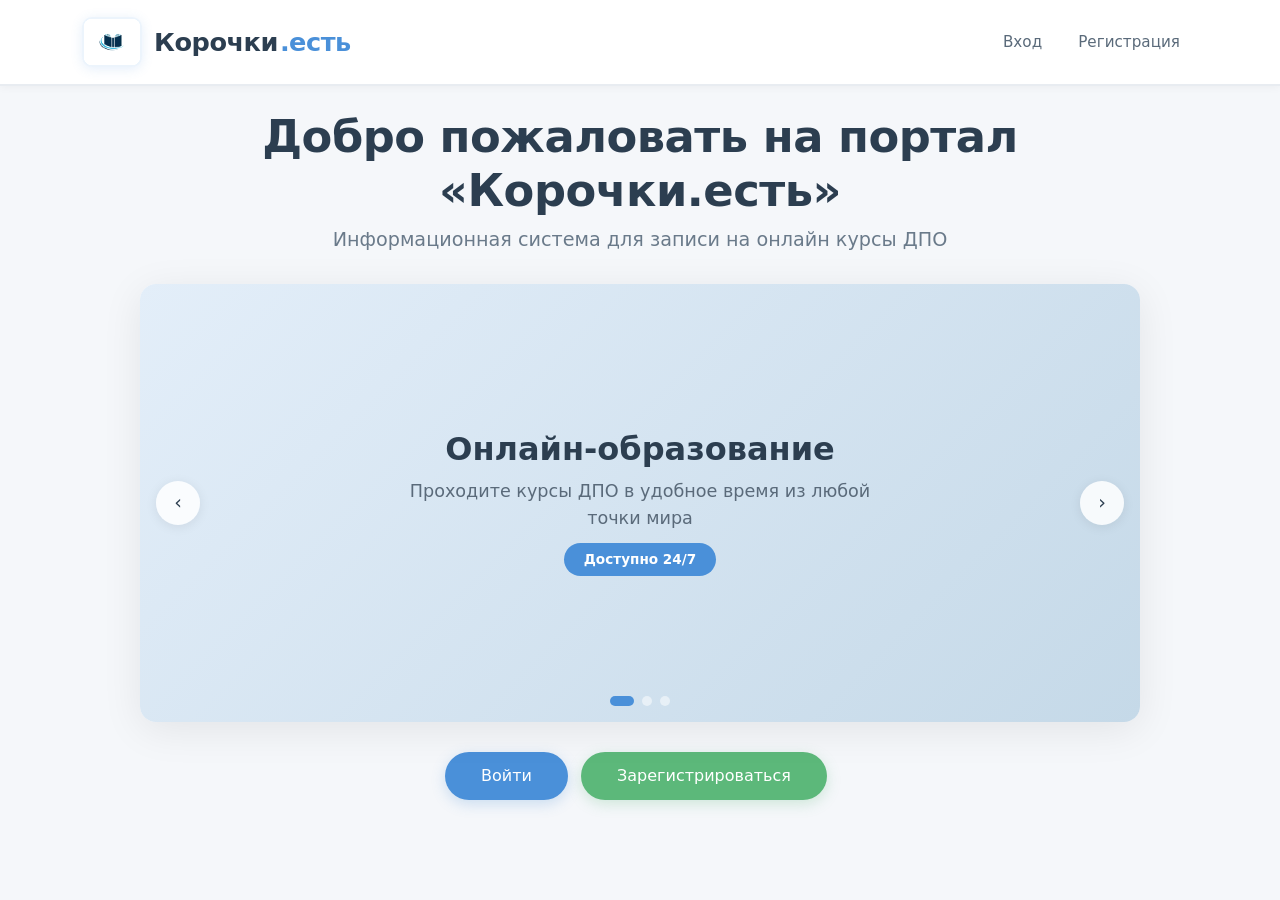
<file: index.html>
<!DOCTYPE html>
<html lang="ru">
<head>
    <meta charset="UTF-8">
    <meta name="viewport" content="width=device-width, initial-scale=1.0">
    <title>Корочки.есть - Главная</title>
    <link href="https://cdn.jsdelivr.net/npm/bootstrap@5.3.0/dist/css/bootstrap.min.css" rel="stylesheet">
    <link rel="stylesheet" href="style.css">
</head>
<body>
    <nav class="navbar navbar-expand-lg">
        <div class="container">
            <a class="navbar-brand" href="index.html">
                <img src="logo.jpg" alt="Корочки.есть" class="logo-img">
                <span class="brand-text">
                    <span class="brand-name">Корочки</span><span class="brand-end">.есть</span>
                </span>
            </a>
            <button class="navbar-toggler" type="button" data-bs-toggle="collapse" data-bs-target="#navbarNav">
                <span class="navbar-toggler-icon"></span>
            </button>
            <div class="collapse navbar-collapse" id="navbarNav">
                <ul class="navbar-nav ms-auto">
                    <li class="nav-item"><a class="nav-link" href="login.html">Вход</a></li>
                    <li class="nav-item"><a class="nav-link" href="register.html">Регистрация</a></li>
                </ul>
            </div>
        </div>
    </nav>

    <div class="container text-center mt-4">
        <h1>Добро пожаловать на портал «Корочки.есть»</h1>
        <p class="lead">Информационная система для записи на онлайн курсы ДПО</p>
    </div>

    <div class="slider-container" id="mainSlider">
        <div class="slider-track" id="sliderTrack">
            <div class="slider-slide">
                <div class="slide-content">
                    <h3>Онлайн-образование</h3>
                    <p>Проходите курсы ДПО в удобное время из любой точки мира</p>
                    <span class="slide-badge">Доступно 24/7</span>
                </div>
            </div>
            <div class="slider-slide">
                <div class="slide-content">
                    <h3>Сертификаты и дипломы</h3>
                    <p>Получите официальные документы по окончании обучения</p>
                    <span class="slide-badge">Государственный образец</span>
                </div>
            </div>
            <div class="slider-slide">
                <div class="slide-content">
                    <h3>Опытные преподаватели</h3>
                    <p>Обучение от практикующих экспертов в своих областях</p>
                    <span class="slide-badge">100+ экспертов</span>
                </div>
            </div>
        </div>

        <button class="slider-btn prev" id="sliderPrev">‹</button>
        <button class="slider-btn next" id="sliderNext">›</button>

        <div class="slider-indicators" id="sliderIndicators">
            <button class="dot active" data-index="0"></button>
            <button class="dot" data-index="1"></button>
            <button class="dot" data-index="2"></button>
        </div>
    </div>

    <div class="container text-center mt-4">
        <div class="mt-4">
            <a href="login.html" class="btn-custom-primary me-2">Войти</a>
            <a href="register.html" class="btn-custom-success me-2">Зарегистрироваться</a>
        </div>
    </div>

    <script src="https://cdn.jsdelivr.net/npm/bootstrap@5.3.0/dist/js/bootstrap.bundle.min.js"></script>
    <script src="script.js"></script>
</body>
</html>
</file>
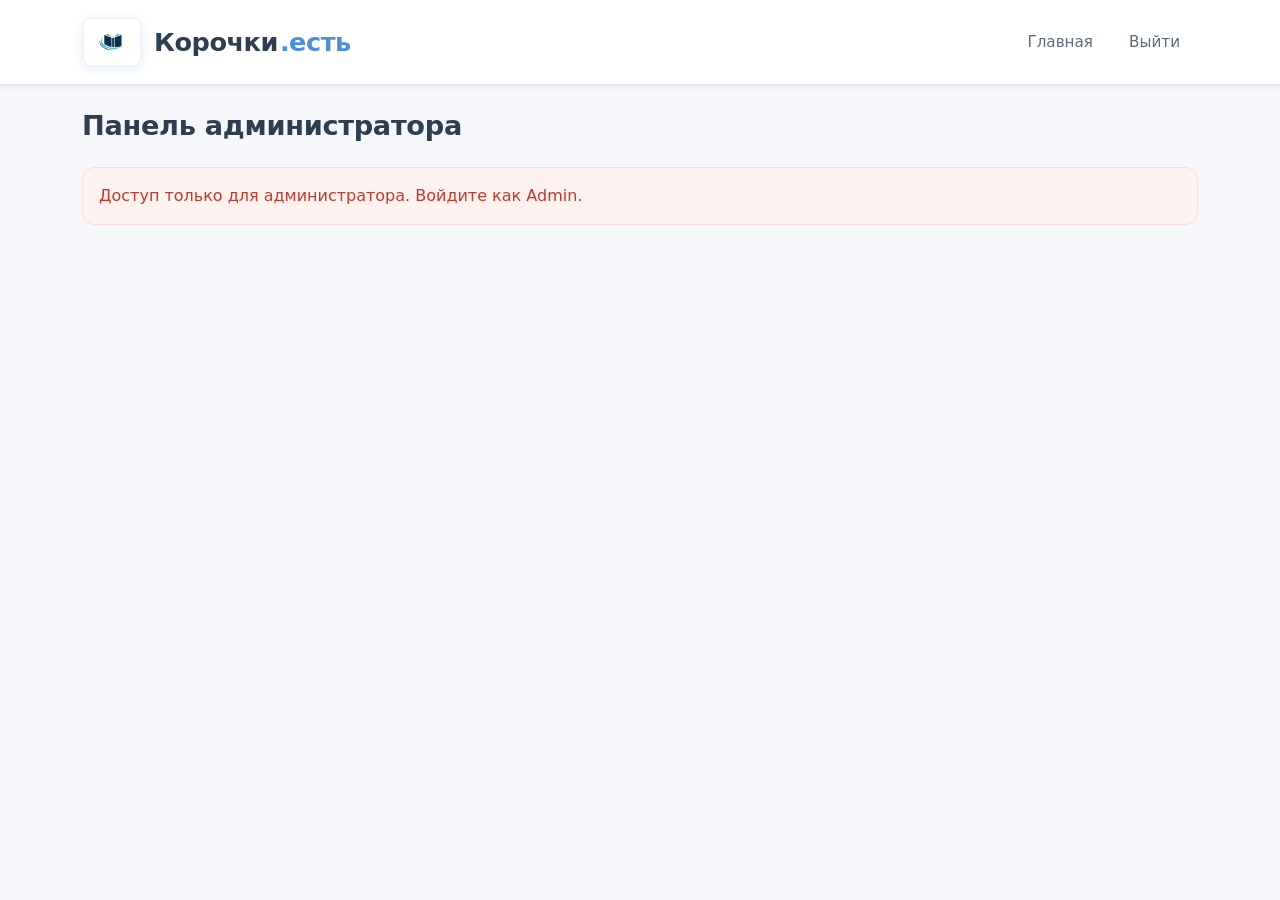
<file: admin.html>
<!DOCTYPE html>
<html lang="ru">
<head>
    <meta charset="UTF-8">
    <meta name="viewport" content="width=device-width, initial-scale=1.0">
    <title>Панель администратора - Корочки.есть</title>
    <link href="https://cdn.jsdelivr.net/npm/bootstrap@5.3.0/dist/css/bootstrap.min.css" rel="stylesheet">
    <link rel="stylesheet" href="style.css">
</head>
<body>
    <nav class="navbar navbar-expand-lg">
        <div class="container">
            <a class="navbar-brand" href="index.html">
                <img src="logo.jpg" alt="Корочки.есть" class="logo-img">
                <span class="brand-text">
                    <span class="brand-name">Корочки</span><span class="brand-end">.есть</span>
                </span>
            </a>
            <button class="navbar-toggler" type="button" data-bs-toggle="collapse" data-bs-target="#navbarNav">
                <span class="navbar-toggler-icon"></span>
            </button>
            <div class="collapse navbar-collapse" id="navbarNav">
                <ul class="navbar-nav ms-auto">
                    <li class="nav-item"><a class="nav-link" href="index.html">Главная</a></li>
                    <li class="nav-item"><a class="nav-link" href="#" id="adminLogoutBtn">Выйти</a></li>
                </ul>
            </div>
        </div>
    </nav>

    <div class="container mt-4">
        <h2 class="mb-4">Панель администратора</h2>
        
        <div id="adminError" class="alert alert-danger d-none">
            Доступ только для администратора
        </div>

        <div id="adminContent" class="d-none">
            <div class="table-responsive">
                <table class="table table-bordered table-hover">
                    <thead>
                        <tr>
                            <th>ID</th>
                            <th>Пользователь</th>
                            <th>Курс</th>
                            <th>Дата начала</th>
                            <th>Оплата</th>
                            <th>Статус</th>
                            <th>Отзыв</th>
                            <th>Действия</th>
                        </tr>
                    </thead>
                    <tbody id="adminTableBody"></tbody>
                </table>
            </div>
        </div>
    </div>

    <script src="https://cdn.jsdelivr.net/npm/bootstrap@5.3.0/dist/js/bootstrap.bundle.min.js"></script>
    <script src="script.js"></script>
</body>
</html>
</file>
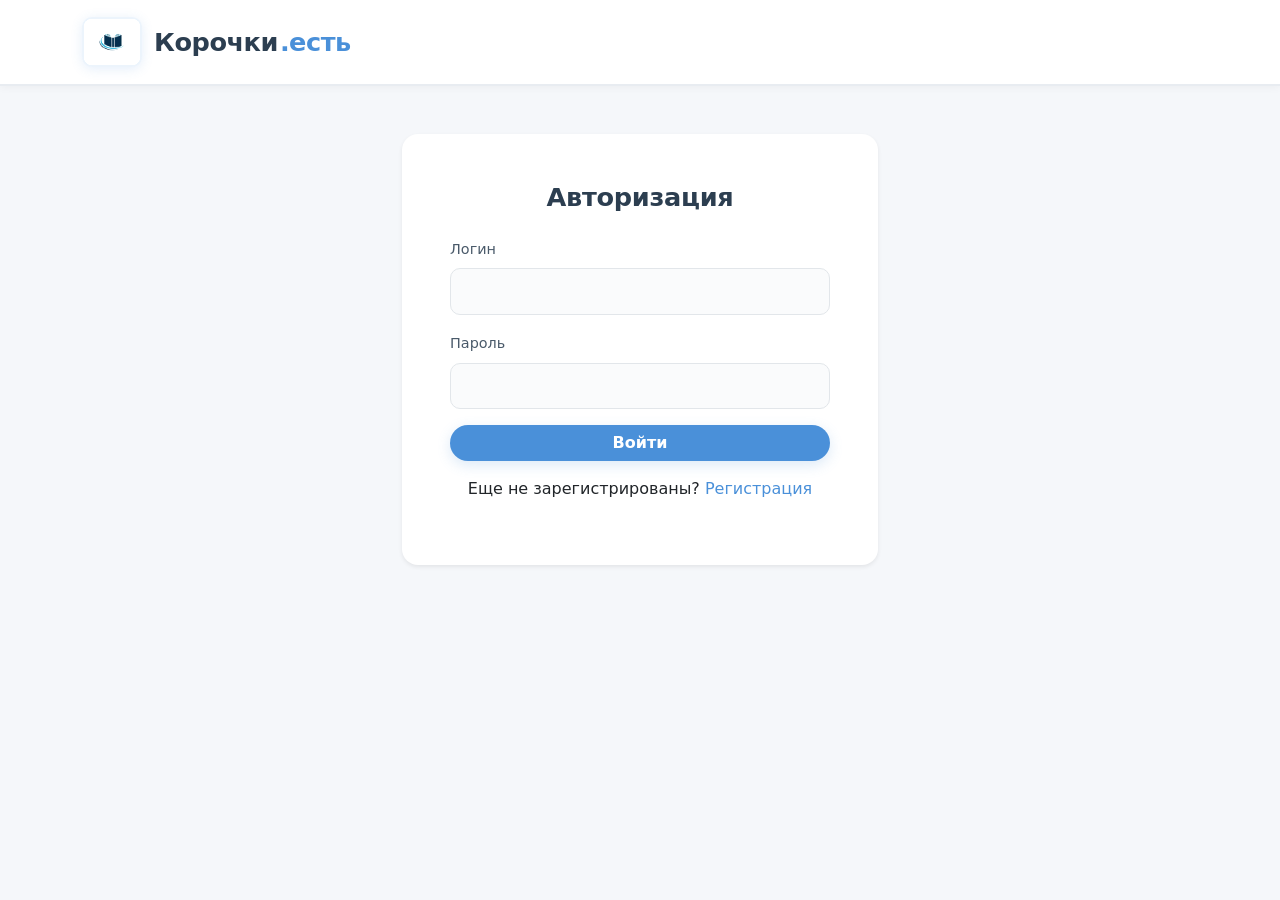
<file: login.html>
<!DOCTYPE html>
<html lang="ru">
<head>
    <meta charset="UTF-8">
    <meta name="viewport" content="width=device-width, initial-scale=1.0">
    <title>Авторизация - Корочки.есть</title>
    <link href="https://cdn.jsdelivr.net/npm/bootstrap@5.3.0/dist/css/bootstrap.min.css" rel="stylesheet">
    <link rel="stylesheet" href="style.css">
</head>
<body>
    <nav class="navbar navbar-expand-lg">
        <div class="container">
            <a class="navbar-brand" href="index.html">
                <img src="logo.jpg" alt="Корочки.есть" class="logo-img">
                <span class="brand-text">
                    <span class="brand-name">Корочки</span><span class="brand-end">.есть</span>
                </span>
            </a>
        </div>
    </nav>

    <div class="container mt-5" style="max-width: 500px;">
        <div class="card shadow-sm">
            <div class="card-body p-4 p-md-5">
                <h2 class="card-title text-center mb-4">Авторизация</h2>
                <form id="loginForm">
                    <div class="mb-3">
                        <label class="form-label">Логин</label>
                        <input type="text" class="form-control" id="login" required>
                    </div>

                    <div class="mb-3">
                        <label class="form-label">Пароль</label>
                        <input type="password" class="form-control" id="password" required>
                    </div>

                    <div id="loginError" class="alert alert-danger d-none"></div>

                    <button type="submit" class="btn btn-primary w-100">Войти</button>

                    <p class="text-center mt-3">
                        Еще не зарегистрированы? <a href="register.html" class="text-primary">Регистрация</a>
                    </p>
                </form>
            </div>
        </div>
    </div>

    <script src="https://cdn.jsdelivr.net/npm/bootstrap@5.3.0/dist/js/bootstrap.bundle.min.js"></script>
    <script src="script.js"></script>
</body>
</html>
</file>
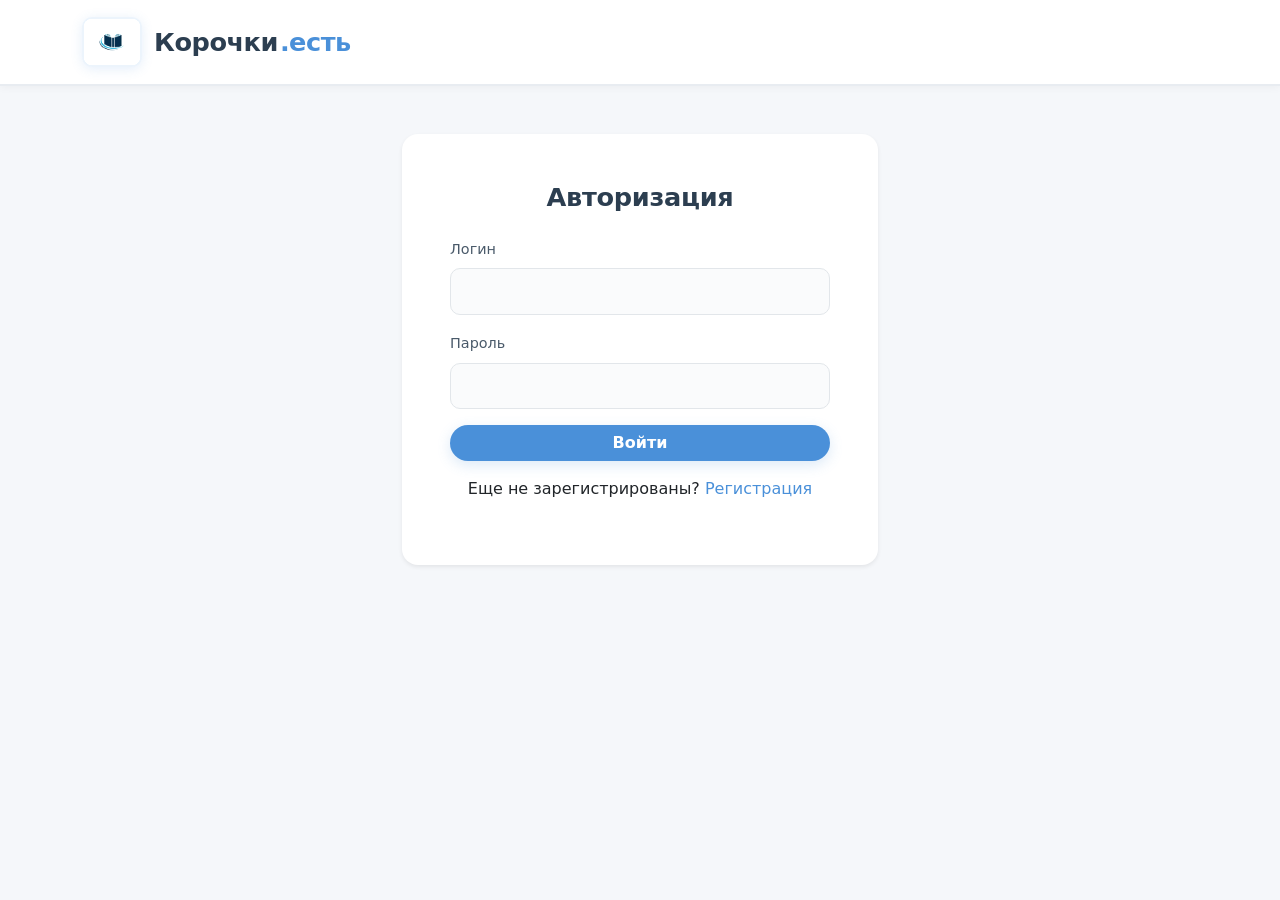
<file: new-application.html>
<!DOCTYPE html>
<html lang="ru">
<head>
    <meta charset="UTF-8">
    <meta name="viewport" content="width=device-width, initial-scale=1.0">
    <title>Новая заявка - Корочки.есть</title>
    <link href="https://cdn.jsdelivr.net/npm/bootstrap@5.3.0/dist/css/bootstrap.min.css" rel="stylesheet">
    <link rel="stylesheet" href="style.css">
</head>
<body>
    <nav class="navbar navbar-expand-lg">
        <div class="container">
            <a class="navbar-brand" href="index.html">
                <img src="logo.jpg" alt="Корочки.есть" class="logo-img">
                <span class="brand-text">
                    <span class="brand-name">Корочки</span><span class="brand-end">.есть</span>
                </span>
            </a>
        </div>
    </nav>

    <div class="container mt-5" style="max-width: 600px;">
        <div class="card shadow-sm">
            <div class="card-body p-4 p-md-5">
                <h2 class="card-title text-center mb-4">Новая заявка</h2>
                <form id="newApplicationForm">
                    <div class="mb-3">
                        <label class="form-label">Наименование курса</label>
                        <input type="text" class="form-control" id="courseName" required>
                    </div>

                    <div class="mb-3">
                        <label class="form-label">Желаемая дата начала</label>
                        <input type="date" class="form-control" id="startDate" required>
                    </div>

                    <div class="mb-3">
                        <label class="form-label">Способ оплаты</label>
                        <select class="form-select" id="paymentMethod" required>
                            <option value="cash">Наличными</option>
                            <option value="transfer">Перевод по номеру телефона</option>
                        </select>
                    </div>

                    <button type="submit" class="btn btn-primary w-100">Отправить</button>

                    <p class="text-center mt-3">
                        <a href="applications.html" class="text-primary">Назад к заявкам</a>
                    </p>
                </form>
            </div>
        </div>
    </div>

    <script src="https://cdn.jsdelivr.net/npm/bootstrap@5.3.0/dist/js/bootstrap.bundle.min.js"></script>
    <script src="script.js"></script>
</body>
</html>
</file>
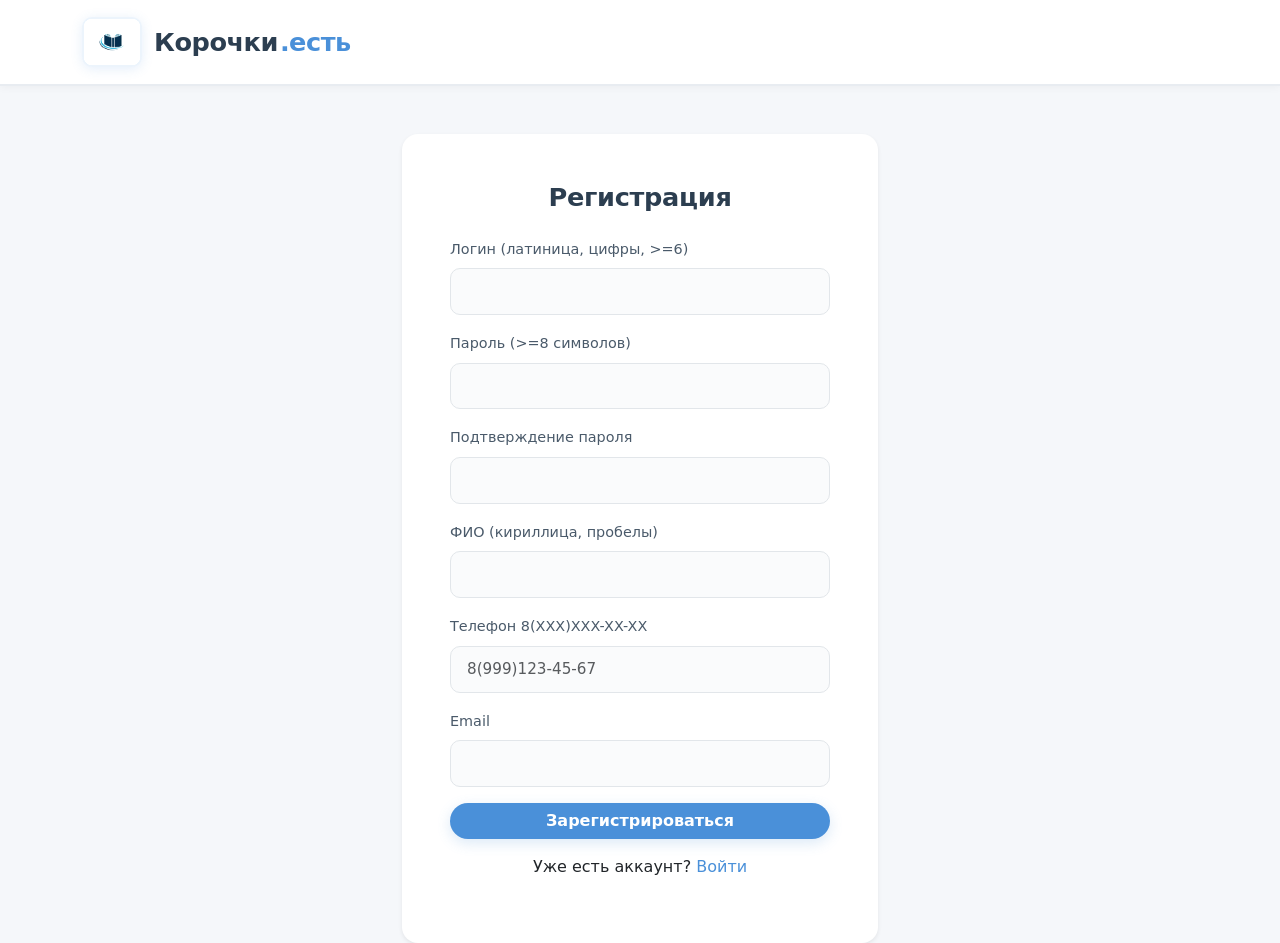
<file: register.html>
<!DOCTYPE html>
<html lang="ru">
<head>
    <meta charset="UTF-8">
    <meta name="viewport" content="width=device-width, initial-scale=1.0">
    <title>Регистрация - Корочки.есть</title>
    <link href="https://cdn.jsdelivr.net/npm/bootstrap@5.3.0/dist/css/bootstrap.min.css" rel="stylesheet">
    <link rel="stylesheet" href="style.css">
</head>
<body>
    <nav class="navbar navbar-expand-lg">
        <div class="container">
            <a class="navbar-brand" href="index.html">
                <img src="logo.jpg" alt="Корочки.есть" class="logo-img">
                <span class="brand-text">
                    <span class="brand-name">Корочки</span><span class="brand-end">.есть</span>
                </span>
            </a>
        </div>
    </nav>

    <div class="container mt-5" style="max-width: 500px;">
        <div class="card shadow-sm">
            <div class="card-body p-4 p-md-5">
                <h2 class="card-title text-center mb-4">Регистрация</h2>
                <form id="registerForm">
                    <div class="mb-3">
                        <label class="form-label">Логин (латиница, цифры, >=6)</label>
                        <input type="text" class="form-control" id="login" required pattern="[a-zA-Z0-9]{6,}">
                        <div class="invalid-feedback">Логин должен содержать только латиницу и цифры, минимум 6 символов</div>
                    </div>

                    <div class="mb-3">
                        <label class="form-label">Пароль (>=8 символов)</label>
                        <input type="password" class="form-control" id="password" required minlength="8">
                        <div class="invalid-feedback">Пароль должен быть не менее 8 символов</div>
                    </div>

                    <div class="mb-3">
                        <label class="form-label">Подтверждение пароля</label>
                        <input type="password" class="form-control" id="confirmPassword" required>
                        <div class="invalid-feedback">Пароли не совпадают</div>
                    </div>

                    <div class="mb-3">
                        <label class="form-label">ФИО (кириллица, пробелы)</label>
                        <input type="text" class="form-control" id="fullName" required pattern="[А-Яа-яЁё\s]+">
                        <div class="invalid-feedback">Только кириллица и пробелы</div>
                    </div>

                    <div class="mb-3">
                        <label class="form-label">Телефон 8(XXX)XXX-XX-XX</label>
                        <input type="text" class="form-control" id="phone" required pattern="8\(\d{3}\)\d{3}-\d{2}-\d{2}" placeholder="8(999)123-45-67">
                        <div class="invalid-feedback">Формат: 8(XXX)XXX-XX-XX</div>
                    </div>

                    <div class="mb-3">
                        <label class="form-label">Email</label>
                        <input type="email" class="form-control" id="email" required>
                        <div class="invalid-feedback">Некорректный email</div>
                    </div>

                    <div id="registerError" class="alert alert-danger d-none"></div>

                    <button type="submit" class="btn btn-primary w-100">Зарегистрироваться</button>

                    <p class="text-center mt-3">
                        Уже есть аккаунт? <a href="login.html" class="text-primary">Войти</a>
                    </p>
                </form>
            </div>
        </div>
    </div>

    <script src="https://cdn.jsdelivr.net/npm/bootstrap@5.3.0/dist/js/bootstrap.bundle.min.js"></script>
    <script src="script.js"></script>
</body>
</html>
</file>
<file: style.css>
body {
    background: #f5f7fa;
    font-family: 'Segoe UI', 'Roboto', system-ui, -apple-system, sans-serif;
}


.navbar {
    background: #ffffff !important;
    border-bottom: 2px solid #e8ecf1;
    box-shadow: 0 2px 8px rgba(0,0,0,0.04);
    padding: 12px 0;
}
.navbar-brand {
    display: flex;
    align-items: center;
    gap: 12px;
    color: #2c3e50 !important;
    font-weight: 700;
    font-size: 1.6rem;
    letter-spacing: -0.5px;
    text-decoration: none;
}

.navbar-brand .brand-name {
    font-weight: 700;
    color: #2c3e50;
}
.navbar-brand .brand-dot {
    color: #4a90d9;
    font-weight: 700;
}
.navbar-brand .brand-end {
    color: #4a90d9;
    font-weight: 700;
}
.navbar-brand .brand-text {
    display: flex;
    align-items: center;
    gap: 2px;
}


.logo-img {
    height: 50px;
    width: auto;
    display: block;
    border-radius: 10px;
    box-shadow: 0 2px 12px rgba(74, 144, 217, 0.15);
    border: 2px solid rgba(74, 144, 217, 0.1);
    transition: all 0.3s ease;
    filter: brightness(1.02) contrast(1.05);
}
.logo-img:hover {
    transform: scale(1.03);
    box-shadow: 0 4px 20px rgba(74, 144, 217, 0.25);
}

.navbar .nav-link {
    color: #5a6a7a !important;
    font-weight: 500;
    font-size: 0.95rem;
    padding: 8px 18px !important;
    transition: 0.25s;
    border-radius: 8px;
}
.navbar .nav-link:hover {
    color: #2c3e50 !important;
    background: #f0f2f5;
}
.navbar-toggler {
    border-color: #d0d8e0;
}
.navbar-toggler-icon {
    background-image: url("data:image/svg+xml,%3csvg xmlns='http://www.w3.org/2000/svg' viewBox='0 0 30 30'%3e%3cpath stroke='rgba(44, 62, 80, 0.8)' stroke-linecap='round' stroke-miterlimit='10' stroke-width='2' d='M4 7h22M4 15h22M4 23h22'/%3e%3c/svg%3e");
}


h1 {
    color: #2c3e50;
    font-weight: 700;
    font-size: 2.8rem;
    letter-spacing: -0.5px;
}
h2 {
    color: #2c3e50;
    font-weight: 700;
    font-size: 1.7rem;
    letter-spacing: -0.3px;
}
.lead {
    color: #6a7a8a;
    font-size: 1.2rem;
    font-weight: 400;
}


.slider-container {
    position: relative;
    width: 100%;
    max-width: 1000px;
    margin: 30px auto;
    border-radius: 16px;
    overflow: hidden;
    box-shadow: 0 8px 40px rgba(0,0,0,0.08);
    background: #ffffff;
}

.slider-track {
    display: flex;
    transition: transform 0.5s ease-in-out;
    will-change: transform;
}

.slider-slide {
    min-width: 100%;
    position: relative;
    aspect-ratio: 16/7;
    display: flex;
    align-items: center;
    justify-content: center;
    padding: 40px;
}

.slider-slide .slide-content {
    text-align: center;
    color: #2c3e50;
}

.slider-slide .slide-content h3 {
    font-size: 2rem;
    font-weight: 700;
    margin-bottom: 10px;
    color: #2c3e50;
}

.slider-slide .slide-content p {
    font-size: 1.1rem;
    color: #5a6a7a;
    max-width: 500px;
    margin: 0 auto;
}

.slider-slide .slide-badge {
    display: inline-block;
    background: #4a90d9;
    color: #ffffff;
    padding: 6px 20px;
    border-radius: 30px;
    font-size: 0.85rem;
    font-weight: 600;
    margin-top: 12px;
}


.slider-slide:nth-child(1) {
    background: linear-gradient(135deg, #e3eef9, #c5d9e8);
}
.slider-slide:nth-child(2) {
    background: linear-gradient(135deg, #e6f5ed, #c5e8d9);
}
.slider-slide:nth-child(3) {
    background: linear-gradient(135deg, #f0edf5, #d9d5e8);
}


.slider-btn {
    position: absolute;
    top: 50%;
    transform: translateY(-50%);
    background: rgba(255,255,255,0.85);
    border: none;
    border-radius: 50%;
    width: 44px;
    height: 44px;
    font-size: 1.2rem;
    cursor: pointer;
    transition: 0.3s;
    box-shadow: 0 2px 12px rgba(0,0,0,0.08);
    z-index: 10;
    display: flex;
    align-items: center;
    justify-content: center;
    color: #2c3e50;
}
.slider-btn:hover {
    background: #ffffff;
    box-shadow: 0 4px 20px rgba(0,0,0,0.15);
    transform: translateY(-50%) scale(1.05);
}
.slider-btn.prev {
    left: 16px;
}
.slider-btn.next {
    right: 16px;
}


.slider-indicators {
    position: absolute;
    bottom: 16px;
    left: 50%;
    transform: translateX(-50%);
    display: flex;
    gap: 8px;
    z-index: 10;
}
.slider-indicators .dot {
    width: 10px;
    height: 10px;
    border-radius: 50%;
    background: rgba(255,255,255,0.5);
    cursor: pointer;
    transition: 0.3s;
    border: none;
    padding: 0;
}
.slider-indicators .dot.active {
    background: #4a90d9;
    width: 24px;
    border-radius: 6px;
}
.slider-indicators .dot:hover {
    background: rgba(255,255,255,0.8);
}


.card {
    border: none;
    border-radius: 16px;
    box-shadow: 0 8px 40px rgba(0,0,0,0.06);
    background: #ffffff;
}
.card-title {
    color: #2c3e50;
    font-weight: 700;
    font-size: 1.6rem;
    letter-spacing: -0.3px;
}


.form-label {
    color: #4a5a6a;
    font-weight: 500;
    font-size: 0.9rem;
}
.form-control, .form-select {
    border: 1.5px solid #e2e6ea;
    border-radius: 10px;
    padding: 11px 16px;
    font-size: 0.95rem;
    transition: 0.25s;
    background: #fafbfc;
}
.form-control:focus, .form-select:focus {
    border-color: #4a90d9;
    box-shadow: 0 0 0 4px rgba(74, 144, 217, 0.1);
    background: #ffffff;
}
.form-control.is-invalid {
    border-color: #e87060;
}
.invalid-feedback {
    color: #e87060;
    font-size: 0.8rem;
}


.btn-custom-primary {
    background: #4a90d9;
    color: #ffffff !important;
    border: none;
    font-weight: 600;
    border-radius: 30px;
    padding: 12px 36px;
    box-shadow: 0 4px 14px rgba(74, 144, 217, 0.25);
    transition: 0.3s;
    display: inline-block;
    text-decoration: none;
}
.btn-custom-primary:hover {
    background: #3a7bc8;
    color: #ffffff !important;
    transform: translateY(-2px);
    box-shadow: 0 6px 24px rgba(74, 144, 217, 0.35);
    text-decoration: none;
}

.btn-custom-success {
    background: #5cb87a;
    color: #ffffff !important;
    border: none;
    font-weight: 600;
    border-radius: 30px;
    padding: 12px 36px;
    box-shadow: 0 4px 14px rgba(92, 184, 122, 0.25);
    transition: 0.3s;
    display: inline-block;
    text-decoration: none;
}
.btn-custom-success:hover {
    background: #4aa86a;
    color: #ffffff !important;
    transform: translateY(-2px);
    box-shadow: 0 6px 24px rgba(92, 184, 122, 0.35);
    text-decoration: none;
}

.btn-custom-secondary {
    background: #7a8a9a;
    color: #ffffff !important;
    border: none;
    font-weight: 600;
    border-radius: 30px;
    padding: 12px 36px;
    box-shadow: 0 4px 14px rgba(122, 138, 154, 0.2);
    transition: 0.3s;
    display: inline-block;
    text-decoration: none;
}
.btn-custom-secondary:hover {
    background: #5a6a7a;
    color: #ffffff !important;
    transform: translateY(-2px);
    box-shadow: 0 6px 24px rgba(122, 138, 154, 0.3);
    text-decoration: none;
}


.btn-primary {
    background: #4a90d9;
    border: none;
    color: #ffffff;
    font-weight: 600;
    border-radius: 30px;
    box-shadow: 0 4px 14px rgba(74, 144, 217, 0.2);
    transition: 0.3s;
}
.btn-primary:hover {
    background: #3a7bc8;
    color: #ffffff;
    transform: translateY(-2px);
    box-shadow: 0 6px 24px rgba(74, 144, 217, 0.3);
}

.btn-success {
    background: #5cb87a;
    border: none;
    color: #ffffff;
    font-weight: 600;
    border-radius: 30px;
    box-shadow: 0 4px 14px rgba(92, 184, 122, 0.2);
    transition: 0.3s;
}
.btn-success:hover {
    background: #4aa86a;
    color: #ffffff;
    transform: translateY(-2px);
    box-shadow: 0 6px 24px rgba(92, 184, 122, 0.3);
}


#applicationsList .btn-primary {
    padding: 7px 20px;
    font-size: 0.85rem;
    box-shadow: 0 4px 12px rgba(74, 144, 217, 0.15);
}
#applicationsList .btn-primary:hover {
    box-shadow: 0 6px 20px rgba(74, 144, 217, 0.25);
}


.btn-warning {
    background: #e8a838;
    border: none;
    padding: 5px 16px;
    font-weight: 600;
    font-size: 0.8rem;
    border-radius: 30px;
    color: #ffffff;
    transition: 0.3s;
}
.btn-warning:hover {
    background: #d49a30;
    transform: translateY(-1px);
    box-shadow: 0 4px 16px rgba(232, 168, 56, 0.3);
    color: #ffffff;
}
#adminContent .btn-success {
    padding: 5px 16px;
    font-size: 0.8rem;
}
#adminContent .btn-success:hover {
    box-shadow: 0 4px 16px rgba(92, 184, 122, 0.3);
}


.badge {
    padding: 6px 16px;
    border-radius: 30px;
    font-weight: 500;
    font-size: 0.8rem;
}
.badge.bg-primary {
    background: #4a90d9 !important;
}
.badge.bg-warning {
    background: #e8a838 !important;
    color: #ffffff;
}
.badge.bg-success {
    background: #5cb87a !important;
}
.badge.bg-secondary {
    background: #a0b0c0 !important;
}


.table {
    border-radius: 12px;
    overflow: hidden;
    box-shadow: 0 4px 20px rgba(0,0,0,0.04);
    background: #ffffff;
}
.table thead th {
    background: #f0f2f5;
    color: #2c3e50;
    font-weight: 600;
    font-size: 0.85rem;
    text-transform: uppercase;
    letter-spacing: 0.3px;
    border-bottom: 2px solid #e2e6ea;
    padding: 14px 16px;
}
.table td {
    padding: 12px 16px;
    vertical-align: middle;
    border-color: #eef0f2;
    color: #3a4a5a;
    font-size: 0.92rem;
}
.table-hover tbody tr:hover {
    background: #f8f9fb;
}


.alert-danger {
    background: #fef2f0;
    border: 1px solid #fadbd8;
    color: #c0392b;
    border-radius: 12px;
}
.alert-info {
    background: #eef3f8;
    border: none;
    color: #4a6a7a;
    border-radius: 14px;
}
.alert-info a {
    color: #4a90d9;
    font-weight: 500;
    text-decoration: none;
}
.alert-info a:hover {
    color: #3a7bc8;
    text-decoration: underline;
}


.text-primary {
    color: #4a90d9 !important;
    text-decoration: none;
    font-weight: 500;
}
.text-primary:hover {
    color: #3a7bc8 !important;
    text-decoration: underline;
}
.text-center a {
    color: #4a90d9;
    font-weight: 500;
}
.text-center a:hover {
    color: #3a7bc8;
}


#applicationsList .card {
    border-radius: 14px;
    box-shadow: 0 4px 20px rgba(0,0,0,0.04);
    transition: 0.3s;
}
#applicationsList .card:hover {
    box-shadow: 0 8px 32px rgba(0,0,0,0.07);
}
#applicationsList .card-title {
    font-size: 1.15rem;
    font-weight: 600;
}
#applicationsList .card-text {
    color: #5a6a7a;
    font-size: 0.95rem;
}
#applicationsList .card-text strong {
    color: #3a4a5a;
}


@media (max-width: 768px) {
    h1 { font-size: 2rem; }
    h2 { font-size: 1.3rem; }
    .navbar-brand { font-size: 1.2rem; }
    .logo-img { height: 40px; }
    
    .btn-custom-primary, 
    .btn-custom-success, 
    .btn-custom-secondary {
        display: block;
        width: 100%;
        margin: 6px 0;
        text-align: center;
        padding: 12px 24px;
        font-size: 0.9rem;
    }
    .mt-4 .me-2 {
        margin-right: 0 !important;
    }

    .slider-slide .slide-content h3 {
        font-size: 1.3rem;
    }
    .slider-slide .slide-content p {
        font-size: 0.9rem;
    }
    .slider-slide {
        padding: 20px;
        aspect-ratio: 16/9;
    }
    .slider-btn {
        width: 32px;
        height: 32px;
        font-size: 0.9rem;
    }
    .slider-btn.prev { left: 8px; }
    .slider-btn.next { right: 8px; }
    
    .d-flex.justify-content-between {
        flex-direction: column;
        align-items: stretch !important;
        gap: 12px;
    }
    .d-flex.justify-content-between .btn-success {
        width: 100%;
        text-align: center;
    }
    
    .table { font-size: 0.82rem; }
    .table thead th, .table td { padding: 8px 10px; }
    .btn-warning, #adminContent .btn-success { font-size: 0.7rem; padding: 4px 10px; }
}

@media (max-width: 576px) {
    .container { padding: 0 16px; }
    .card { border-radius: 12px; }
    .card-title { font-size: 1.3rem; }
    .slider-slide .slide-content h3 { font-size: 1.1rem; }
    .slider-slide .slide-content p { font-size: 0.8rem; }
    .slider-slide .slide-badge { font-size: 0.7rem; padding: 4px 14px; }
    .slider-container { margin: 15px auto; border-radius: 12px; }
    .logo-img { height: 35px; }
}
</file>
